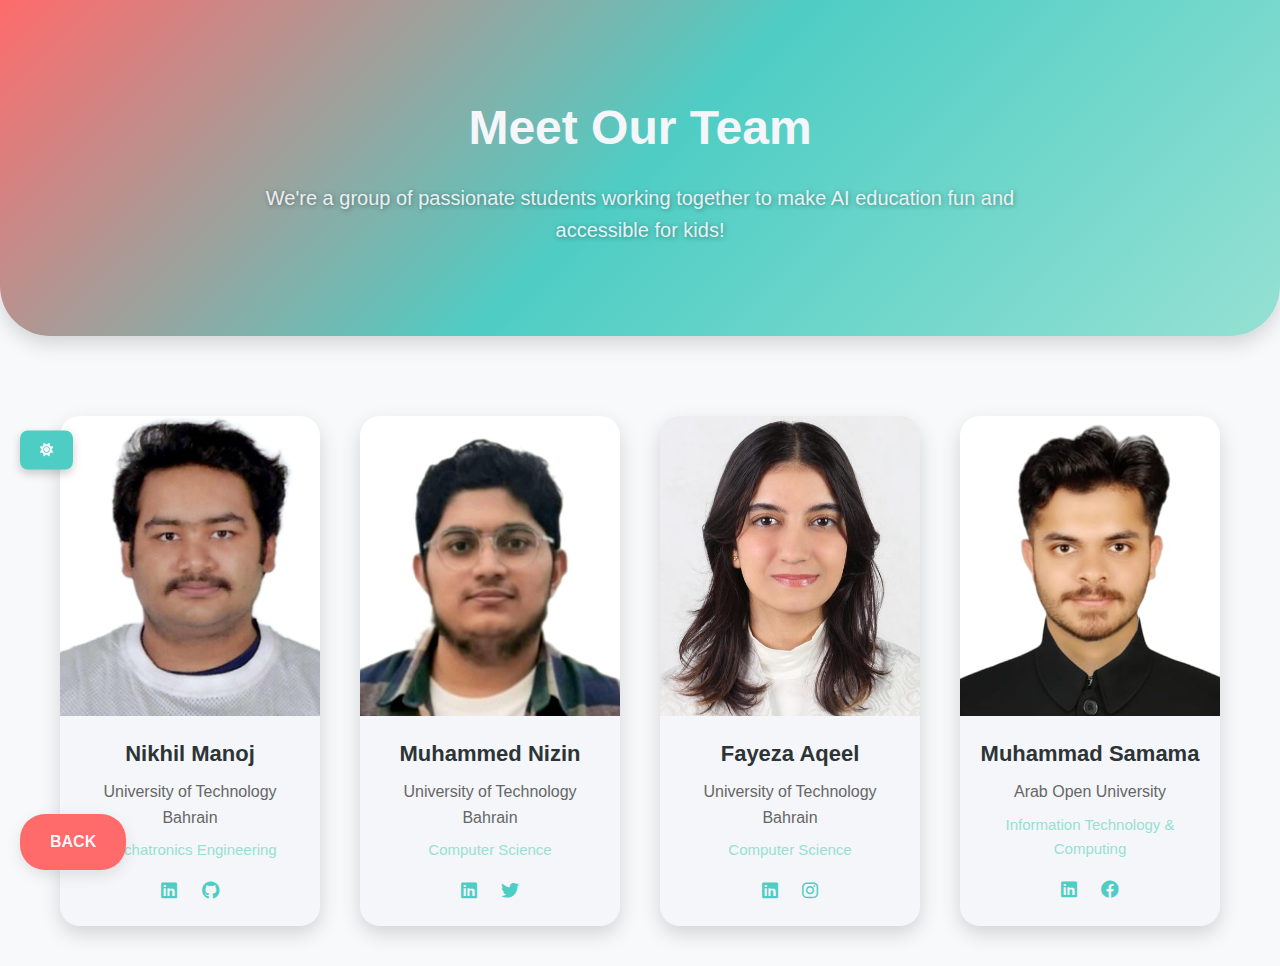
<file: About Page.html>
<!DOCTYPE html>
<html lang="en">
<head>
    <meta charset="UTF-8">
    <meta name="viewport" content="width=device-width, initial-scale=1.0">
    <meta name="description" content="Meet our team of AI education enthusiasts">
    <title>About Us - Meet Our Team</title>
    <link rel="stylesheet" href="https://cdnjs.cloudflare.com/ajax/libs/font-awesome/6.0.0-beta3/css/all.min.css">
    <style>
        :root {
            --primary-red: #ff6b6b;
            --primary-blue: #4ecdc4;
            --primary-green: #95e1d3;
            --text-dark: #2d3436;
            --text-light: #f5f6fa;
            --background-dark: #2d3436;
            --background-light: #f8f9fa;
            --card-shadow: 0 8px 20px rgba(0, 0, 0, 0.15);
            --transition-speed: 0.3s;
            --font-primary: 'Poppins', sans-serif;
        }

        * { 
            margin: 0;
            padding: 0;
            box-sizing: border-box;
        }

        body {
            font-family: var(--font-primary), Arial, sans-serif;
            background: var(--background-light);
            color: var(--text-dark);
            line-height: 1.6;
            transition: background var(--transition-speed), color var(--transition-speed);
        }

        .container {
            max-width: 1200px;
            margin: 0 auto;
            padding: 40px 20px;
        }

        .header {
            text-align: center;
            padding: 50px 20px;
            background: linear-gradient(135deg, var(--primary-red), var(--primary-blue), var(--primary-green));
            color: var(--text-light);
            border-radius: 0 0 50px 50px;
            box-shadow: var(--card-shadow);
        }

        .header h1 {
            font-size: clamp(32px, 5vw, 48px);
            font-weight: 700;
            margin-bottom: 15px;
        }

        .header p {
            font-size: clamp(16px, 2.5vw, 20px);
            max-width: 800px;
            margin: 0 auto;
            opacity: 0.9;
            text-shadow: 1px 1px 5px rgba(0, 0, 0, 0.4);
        }

        .team-grid {
            display: grid;
            grid-template-columns: repeat(4, 1fr);
            gap: 40px;
            margin-top: 40px;
        }

        .team-member {
            background: var(--text-light);
            border-radius: 20px;
            overflow: hidden;
            box-shadow: var(--card-shadow);
            text-align: center;
            transition: transform var(--transition-speed), box-shadow var(--transition-speed);
        }

        .team-member:hover {
            transform: translateY(-10px);
            box-shadow: 0 15px 30px rgba(0, 0, 0, 0.2);
        }

        .member-photo {
            position: relative;
            height: 300px;
            overflow: hidden;
        }

        .member-photo img {
            width: 100%;
            height: 100%;
            object-fit: cover;
            transition: transform var(--transition-speed);
        }

        .team-member:hover .member-photo img {
            transform: scale(1.1);
        }

        .member-info {
            padding: 20px;
        }

        .member-info h3 {
            font-size: 22px;
            font-weight: 600;
            margin-bottom: 8px;
            color: var(--text-dark);
        }

        .member-info .university {
            font-size: 16px;
            color: #666;
            margin-bottom: 8px;
        }

        .member-info .course {
            font-size: 15px;
            font-weight: 500;
            color: var(--primary-green);
        }

        .social-links {
            margin-top: 15px;
        }

        .social-links a {
            font-size: 18px;
            color: var(--primary-blue);
            margin: 0 10px;
            transition: color var(--transition-speed);
        }

        .social-links a:hover {
            color: var(--primary-red);
        }

        .nav-button {
            position: fixed;
            padding: 15px 30px;
            border-radius: 25px;
            background: var(--primary-red);
            color: var(--text-light);
            border: none;
            cursor: pointer;
            font-weight: bold;
            box-shadow: 0 5px 15px rgba(0, 0, 0, 0.1);
            transition: transform var(--transition-speed), background var(--transition-speed);
            text-decoration: none;
            z-index: 100;
            bottom: 30px;
        }

        .nav-button:hover {
            transform: translateY(-3px);
            background: #ff3d3d;
        }

        .nav-button.prev {
            left: 20px;
        }

        .nav-button.next {
            right: 20px;
        }

        .theme-toggle {
            position: fixed;
            top: 50%;
            left: 20px;
            transform: translateY(-50%);
            padding: 12px 20px;
            background: var(--primary-blue);
            color: var(--text-light);
            border: none;
            border-radius: 8px;
            cursor: pointer;
            box-shadow: 0 4px 10px rgba(0, 0, 0, 0.2);
            transition: background var(--transition-speed), transform var (--transition-speed);
        }

        .theme-toggle:hover {
            background: #0056b3;
            transform: scale(1.1);
        }

        @media (max-width: 768px) {
            .container {
                padding: 20px;
            }

            .team-grid {
                gap: 20px;
                grid-template-columns: repeat(auto-fit, minmax(280px, 1fr));
            }

            .member-photo {
                height: 250px;
            }
        }
    </style>
</head>
<body>
    <header class="header">
        <div class="container">
            <h1>Meet Our Team</h1>
            <p>We're a group of passionate students working together to make AI education fun and accessible for kids!</p>
        </div>
    </header>

    <main class="container">
        <div class="team-grid">
            <!-- Member 1 -->
            <div class="team-member">
                <div class="member-photo">
                    <img src="images/Nikhil.jpg" alt="Team member 1">
                </div>
                <div class="member-info">
                    <h3>Nikhil Manoj</h3>
                    <div class="university">University of Technology Bahrain</div>
                    <div class="course">Mechatronics Engineering</div>
                    <div class="social-links">
                        <a href="#"><i class="fab fa-linkedin"></i></a>
                        <a href="#"><i class="fab fa-github"></i></a>
                    </div>
                </div>
            </div>

            <!-- Member 2 -->
            <div class="team-member">
                <div class="member-photo">
                    <img src="images/Nizin.jpg" alt="Team member 2">
                </div>
                <div class="member-info">
                    <h3>Muhammed Nizin</h3>
                    <div class="university">University of Technology Bahrain</div>
                    <div class="course">Computer Science</div>
                    <div class="social-links">
                        <a href="#"><i class="fab fa-linkedin"></i></a>
                        <a href="#"><i class="fab fa-twitter"></i></a>
                    </div>
                </div>
            </div>

            <!-- Member 3 -->
            <div class="team-member">
                <div class="member-photo">
                    <img src="images/Fayzea.jpg"alt="Team member 3">
                </div>
                <div class="member-info">
                    <h3>Fayeza Aqeel</h3>
                    <div class="university">University of Technology Bahrain</div>
                    <div class="course">Computer Science</div>
                    <div class="social-links">
                        <a href="#"><i class="fab fa-linkedin"></i></a>
                        <a href="#"><i class="fab fa-instagram"></i></a>
                    </div>
                </div>
            </div>

            <!-- Member 4 -->
            <div class="team-member">
                <div class="member-photo">
                    <img src="images/Muhammed.jpg" alt="Team member 4">
                </div>
                <div class="member-info">
                    <h3>Muhammad Samama</h3>
                    <div class="university">Arab Open University</div>
                    <div class="course">Information Technology & Computing</div>
                    <div class="social-links">
                        <a href="#"><i class="fab fa-linkedin"></i></a>
                        <a href="#"><i class="fab fa-facebook"></i></a>
                    </div>
                </div>
            </div>
        </div>
    </main>

    <a href="generate_image.html" class="nav-button prev">BACK</a>
    <button class="theme-toggle" onclick="toggleTheme()">
        <i class="fas fa-sun"></i>
    </button>

    <script>
        function toggleTheme() {
            const root = document.documentElement;
            const isDark = root.style.getPropertyValue('--background-light') === '#2d3436';
            root.style.setProperty('--background-light', isDark ? '#f8f9fa' : '#2d3436');
            root.style.setProperty('--background-dark', isDark ? '#2d3436' : '#f8f9fa');
            root.style.setProperty('--text-dark', isDark ? '#2d3436' : '#ffffff');
            root.style.setProperty('--text-white', isDark ? '#ffffff' : '#2d3436');

            const themeToggle = document.querySelector('.theme-toggle i');
            themeToggle.classList.toggle('fa-sun', !isDark);
            themeToggle.classList.toggle('fa-moon', isDark);
        }
    </script>
</body>
</html>
</file>
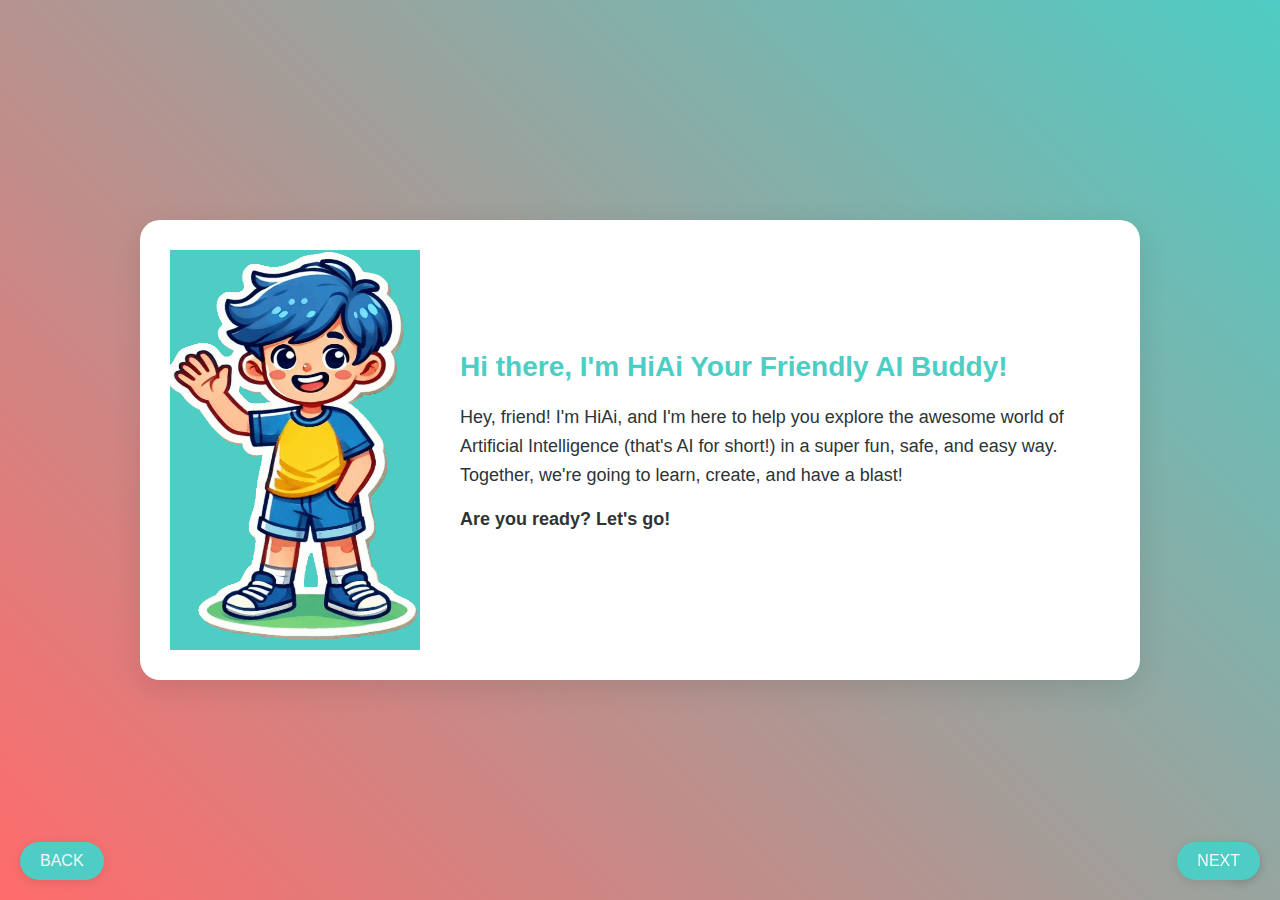
<file: introduction.html>
<!DOCTYPE html>
<html lang="en">
<head>
    <meta charset="UTF-8">
    <meta name="viewport" content="width=device-width, initial-scale=1.0">
    <title>Introduction - Responsible AI for Kids</title>
    <link rel="stylesheet" href="css/introduction.css">
</head>
<body>
    <section class="introduction" id="introduction">
        <div class="container">
            <div class="hiai-container">
                <div class="hiai-avatar">
                    <img src="images/ezgif.com-optimize.gif" alt="HiAi Logo" style="width: 100%; height: 100%;">
                </div>
                <div class="hiai-content">
                    <h2>Hi there, I'm HiAi Your Friendly AI Buddy! </h2>
                    <p>Hey, friend! I'm HiAi, and I'm here to help you explore the awesome world of Artificial Intelligence (that's AI for short!) in a super fun, safe, and easy way. Together, we're going to learn, create, and have a blast!</p>
                    
                    <p><strong>Are you ready? Let's go! </strong></p>
                </div>
            </div>
        </div>
    </section>

    <button class="theme-toggle" onclick="toggleTheme()">🌓</button>
    <a href="index.html" class="introduction-button-left">BACK</a>
    <a href="emotion.html" class="introduction-button">NEXT</a>

    <script>
        function toggleTheme() {
            document.body.classList.toggle('dark-mode');
        }
    </script>
</body>
</html>
</file>
<file: css/introduction.css>
:root {
            --primary-red: #ff6b6b;
            --primary-blue: #4ecdc4;
            --primary-green: #95e1d3;
            --text-dark: #2d3436;
            --text-light: #f5f6fa;
            --background-light: #ffffff;
            --background-dark: #2d3436;
        }

        * {
            margin: 0;
            padding: 0; 
            box-sizing: border-box;
            transition: all 0.3s ease;
        }

        body {
            font-family: 'Arial Rounded MT Bold', Arial, sans-serif;
            background: var(--background-light);
            color: var(--text-dark);
        }

        body.dark-mode {
            background: var(--background-dark);
            color: var(--text-light);
        }

        .container {
            max-width: 1200px;
            margin: 0 auto;
            padding: 0 20px;
            position: relative; /* Add this to position the buttons relative to the container */
        }

        .introduction {
            padding: 20px 0; /* Reduce padding */
            min-height: 100vh; /* Ensure it covers full height */
            display: flex;
            justify-content: center;
            align-items: center;
            background: linear-gradient(45deg, var(--primary-red), var(--primary-blue));
        }

        .dark-mode .introduction {
            background: linear-gradient(135deg, #2a2a2a, #353535);
        }

        .hiai-container {
            display: flex;
            gap: 40px;
            align-items: center;
            max-width: 1000px;
            margin: 0 auto;
            padding: 30px;
            background: white;
            border-radius: 20px;
            box-shadow: 0 8px 30px rgba(0,0,0,0.1);
            animation: float 3s ease-in-out infinite;
        }

        .dark-mode .hiai-container {
            background: #3d3d3d;
        }

        @keyframes float {
            0% { transform: translateY(0px); }
            50% { transform: translateY(-10px); }
            100% { transform: translateY(0px); }
        }

        .hiai-avatar {
            width: 250px; /* Adjust the width as needed */
            height: 400px; /* Adjust the height as needed */
            background: var(--primary-blue);
            display: flex;
            align-items: center;
            justify-content: center;
            font-size: 80px;
            flex-shrink: 0;
        }

        .hiai-content {
            flex-grow: 1;
        }

        .hiai-content h2 {
            color: var(--primary-blue);
            margin-bottom: 20px;
            font-size: 28px;
        }

        .hiai-content p {
            margin-bottom: 15px;
            font-size: 18px;
            line-height: 1.6;
        }

        .feature-list {
            margin: 20px 0;
        }

        .feature-item {
            display: flex;
            align-items: center;
            margin: 15px 0;
            font-size: 18px;
        }

        .feature-item span {
            margin-right: 10px;
        }

        .theme-toggle {
            position: fixed;
            bottom: 20px;
            right: 20px;
            padding: 10px;
            border-radius: 50%;
            background: var(--primary-blue);
            border: none;
            cursor: pointer;
            box-shadow: 0 2px 10px rgba(0,0,0,0.1);
        }

        /* Introduction Buttons */
        .introduction-button {
            position: absolute; /* Change to absolute to position it relative to the container */
            bottom: 20px; /* Move the button further down */
            right: 20px;
            padding: 10px 20px;
            border-radius: 20px;
            background: var(--primary-blue);
            color: var(--text-light);
            border: none;
            cursor: pointer;
            box-shadow: 0 2px 10px rgba(0,0,0,0.1);
            text-decoration: none;
            text-align: center;
        }

        .introduction-button-left {
            position: absolute; /* Change to absolute to position it relative to the container */
            bottom: 20px; /* Move the button further down */
            left: 20px;
            padding: 10px 20px;
            border-radius: 20px;
            background: var(--primary-blue);
            color: var(--text-light);
            border: none;
            cursor: pointer;
            box-shadow: 0 2px 10px rgba(0,0,0,0.1);
            text-decoration: none;
            text-align: center;
        }

        .introduction-button:hover, .introduction-button-left:hover {
            background: var(--primary-green);
        }

        @media (max-width: 768px) {
            .hiai-container {
                flex-direction: column;
                text-align: center;
            }

            .hiai-avatar {
                width: 250px; /* Adjust the width as needed */
                height: 150px; /* Adjust the height as needed */
                font-size: 60px;
                margin: 0 auto;
            }
        }
</file>
